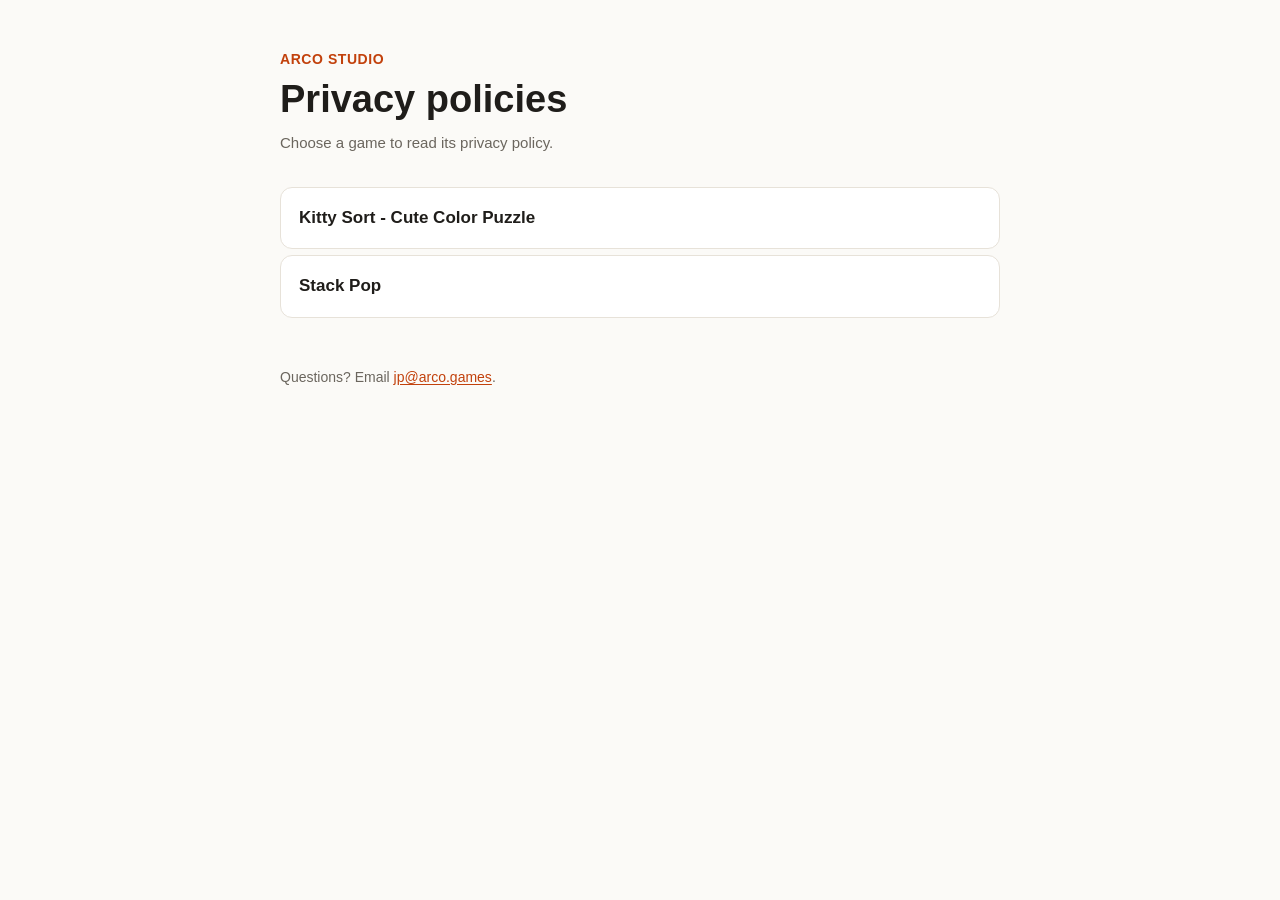
<file: index.html>
<!doctype html>
<html lang="en">
<head>
  <meta charset="utf-8">
  <meta name="viewport" content="width=device-width, initial-scale=1">
  <title>Arco Studio Privacy</title>
  <meta name="description" content="Privacy policies for Arco Studio games.">
  <meta name="color-scheme" content="light dark">
  <link rel="stylesheet" href="assets/style.css">
</head>
<body>
<main>
  <header>
    <p class="eyebrow">Arco Studio</p>
    <h1>Privacy policies</h1>
    <p class="meta">Choose a game to read its privacy policy.</p>
  </header>
  <ul class="apps">
    <li><a href="kitty-sort/">Kitty Sort - Cute Color Puzzle</a></li>
    <li><a href="stack-pop/">Stack Pop</a></li>
  </ul>
  <footer>
    <p>Questions? Email <a href="mailto:jp@arco.games">jp@arco.games</a>.</p>
  </footer>
</main>
</body>
</html>
</file>
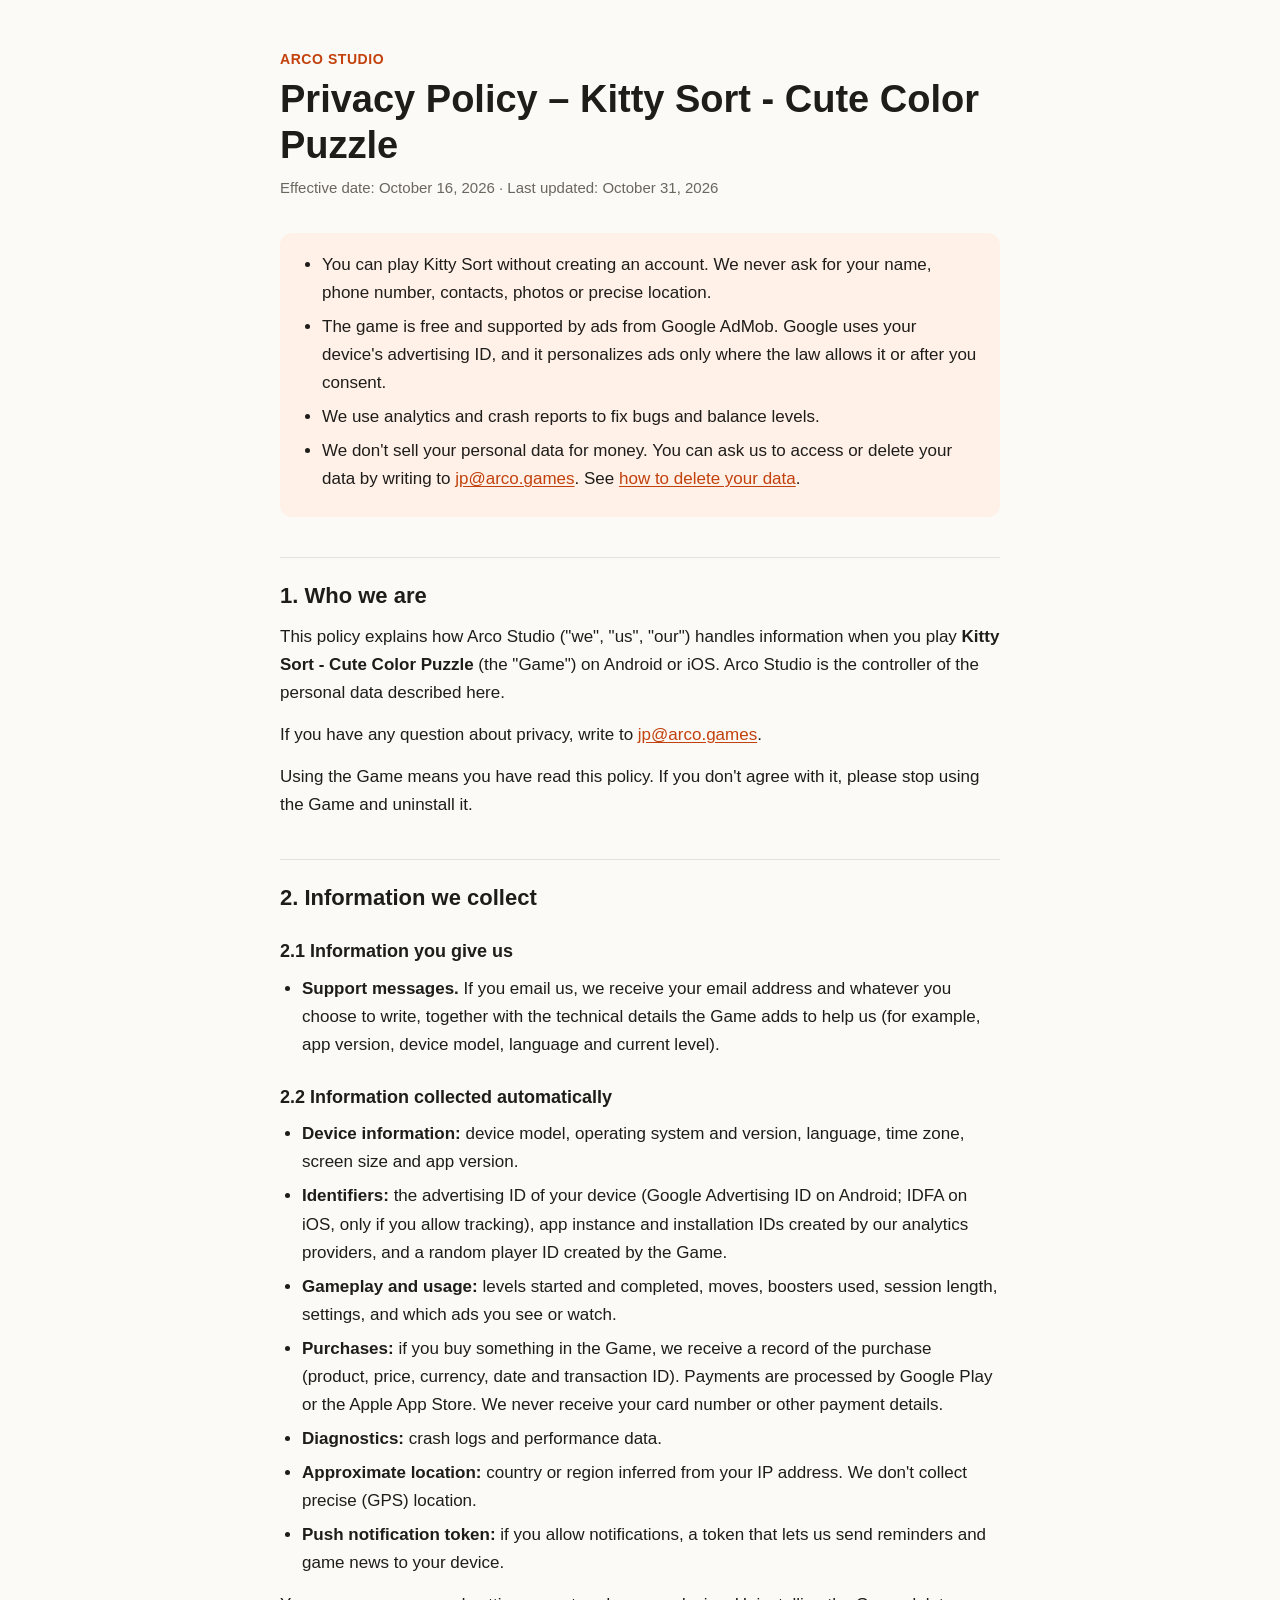
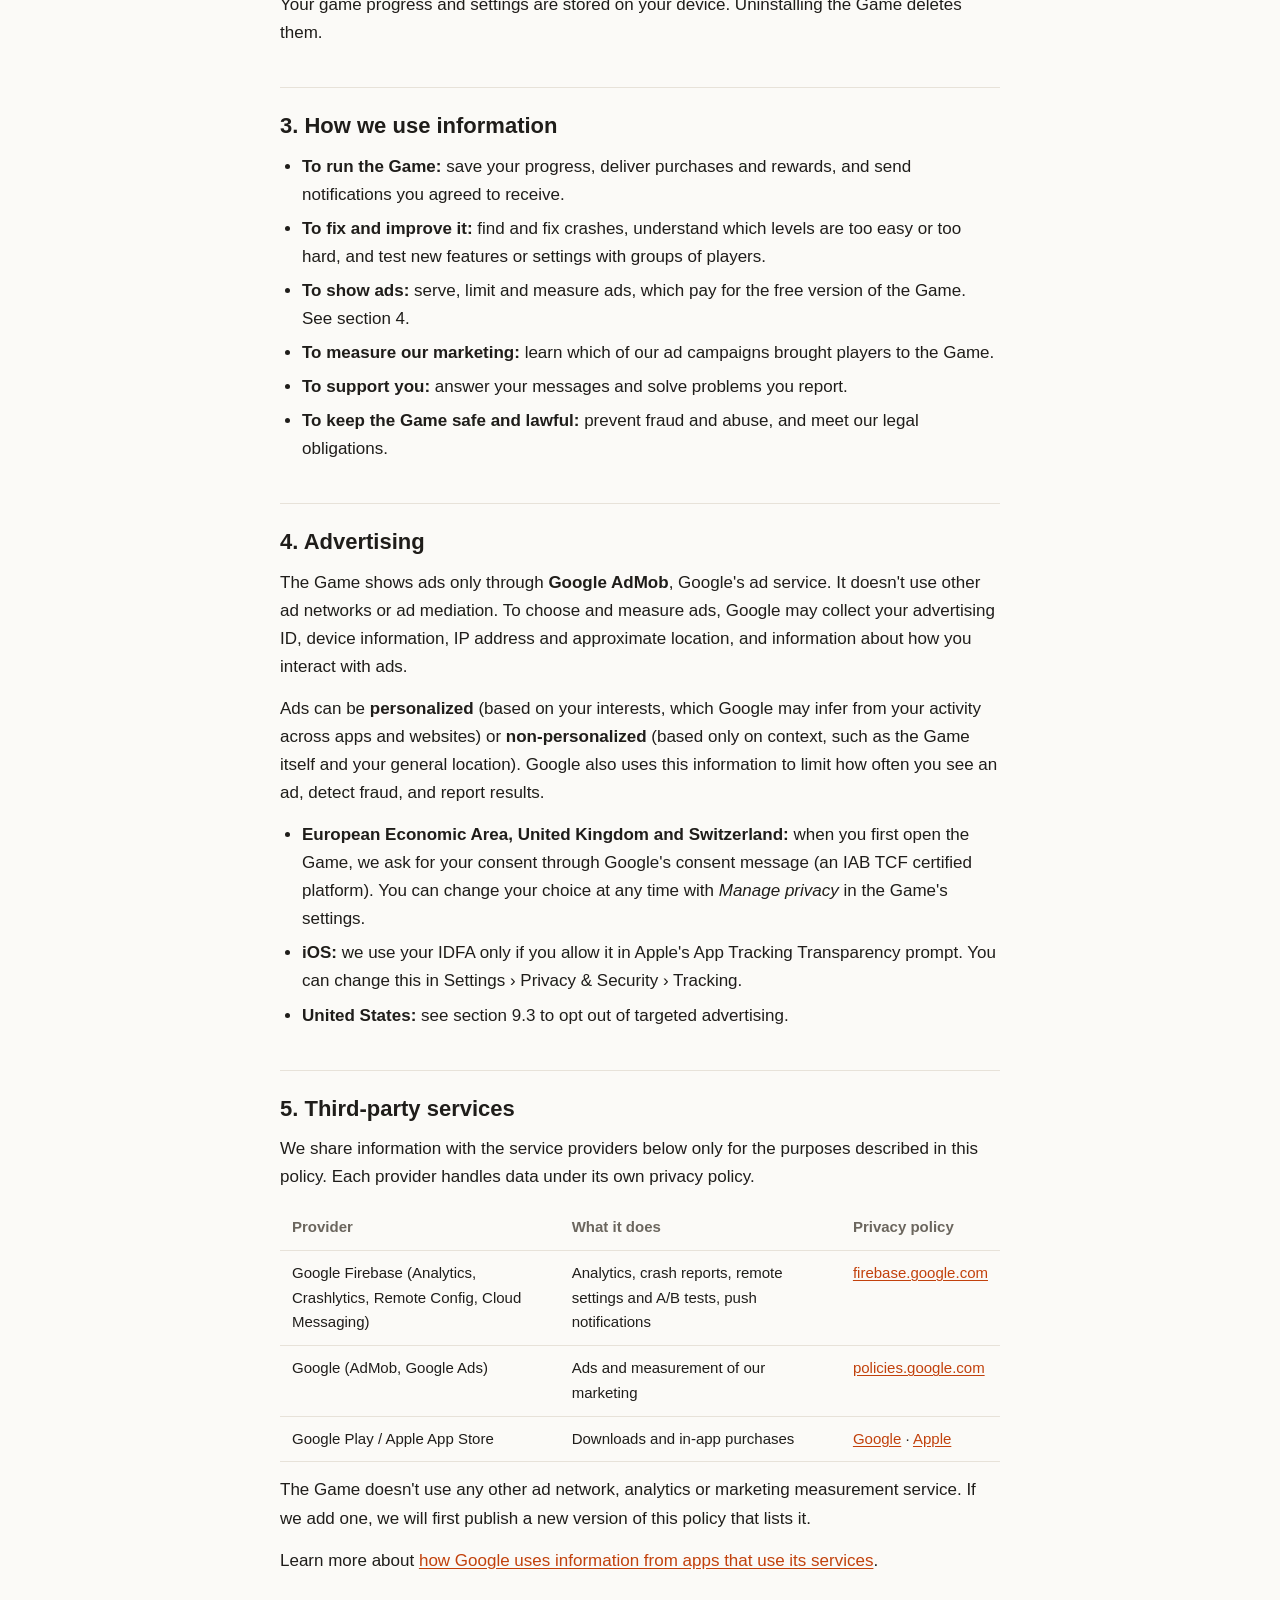
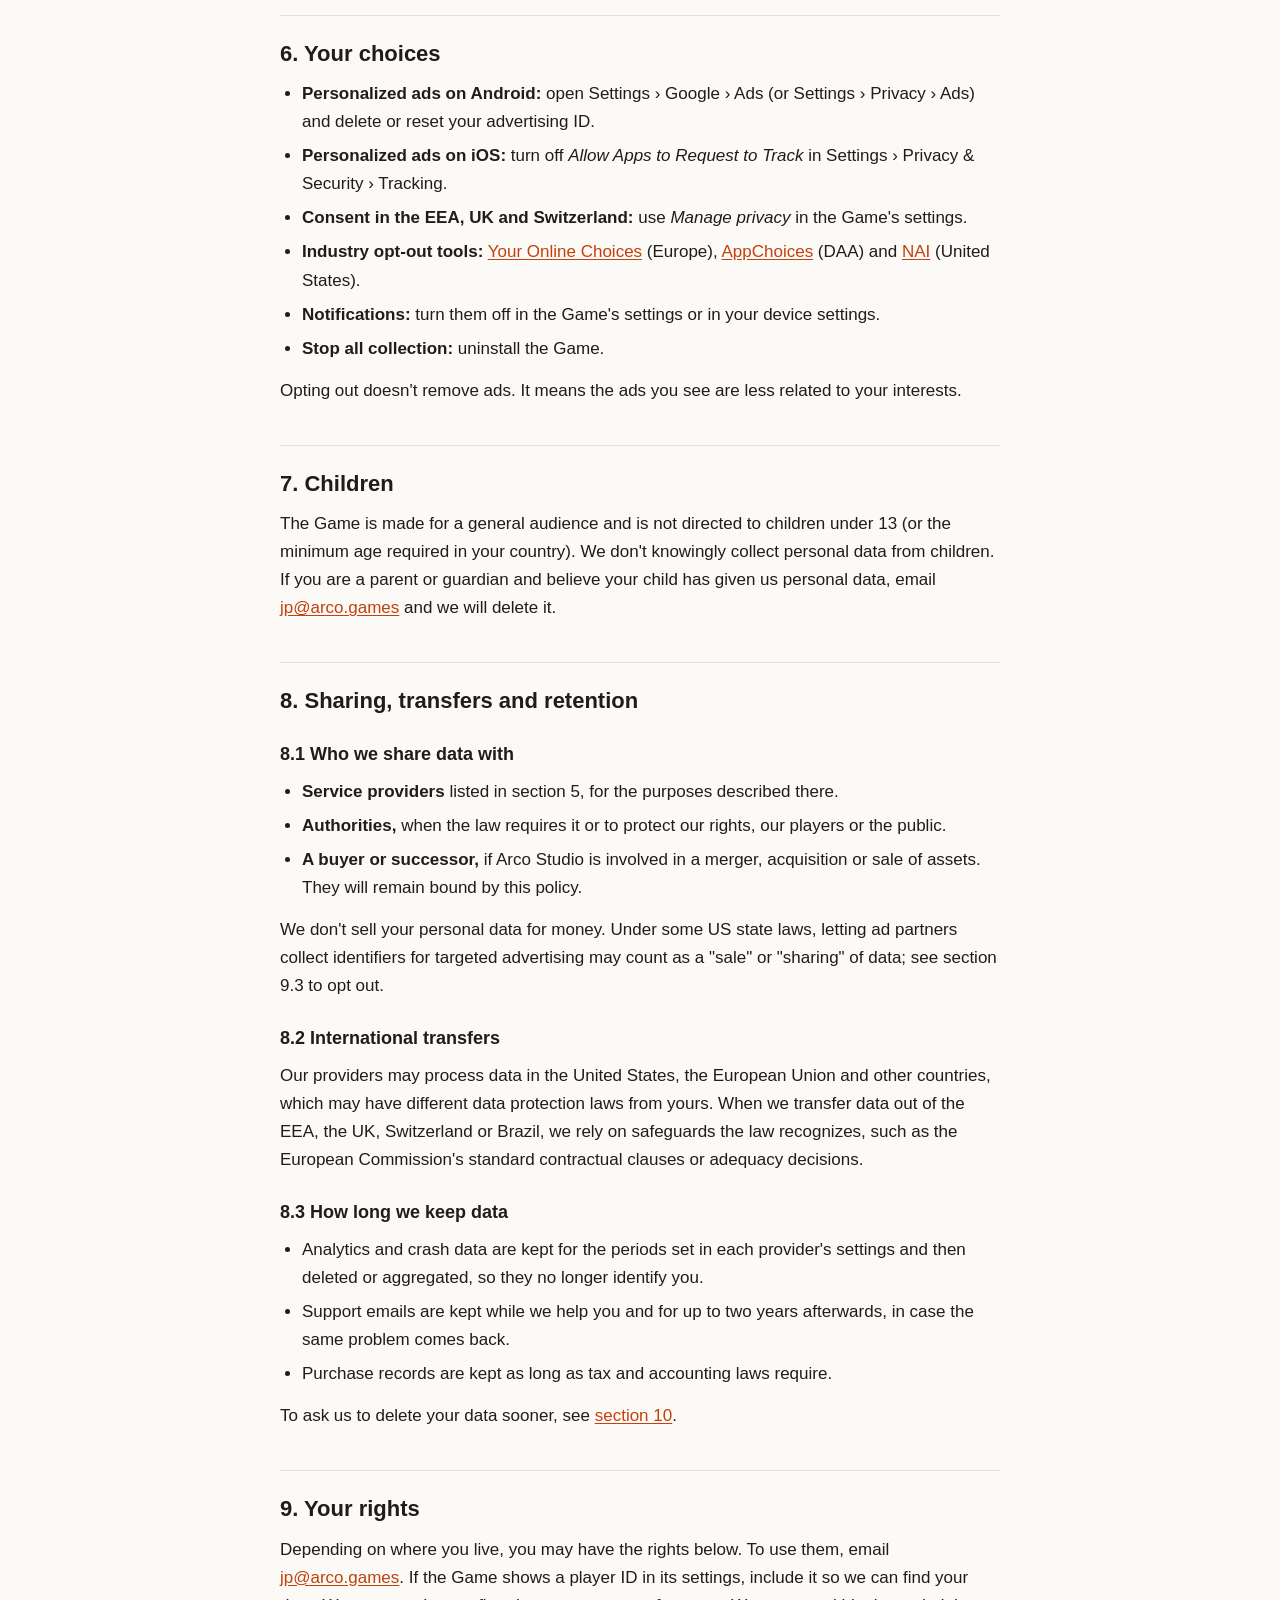
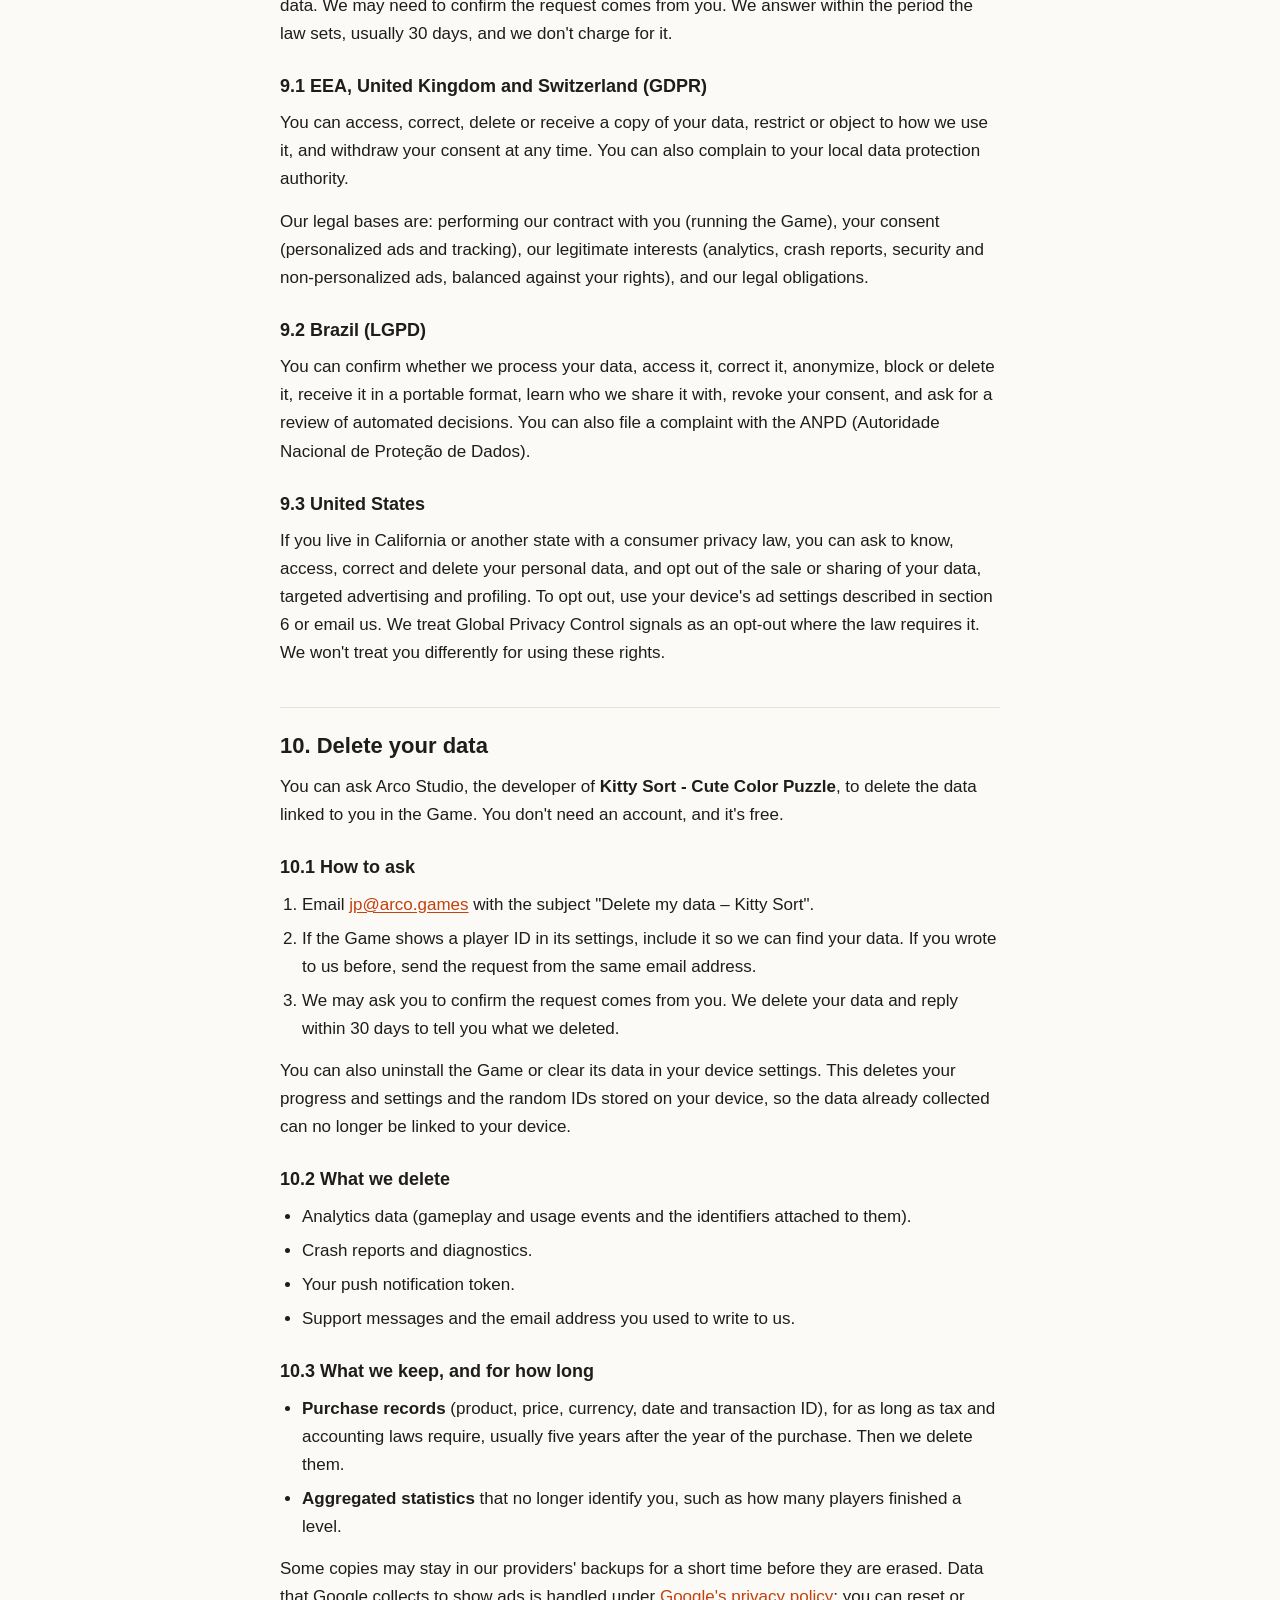
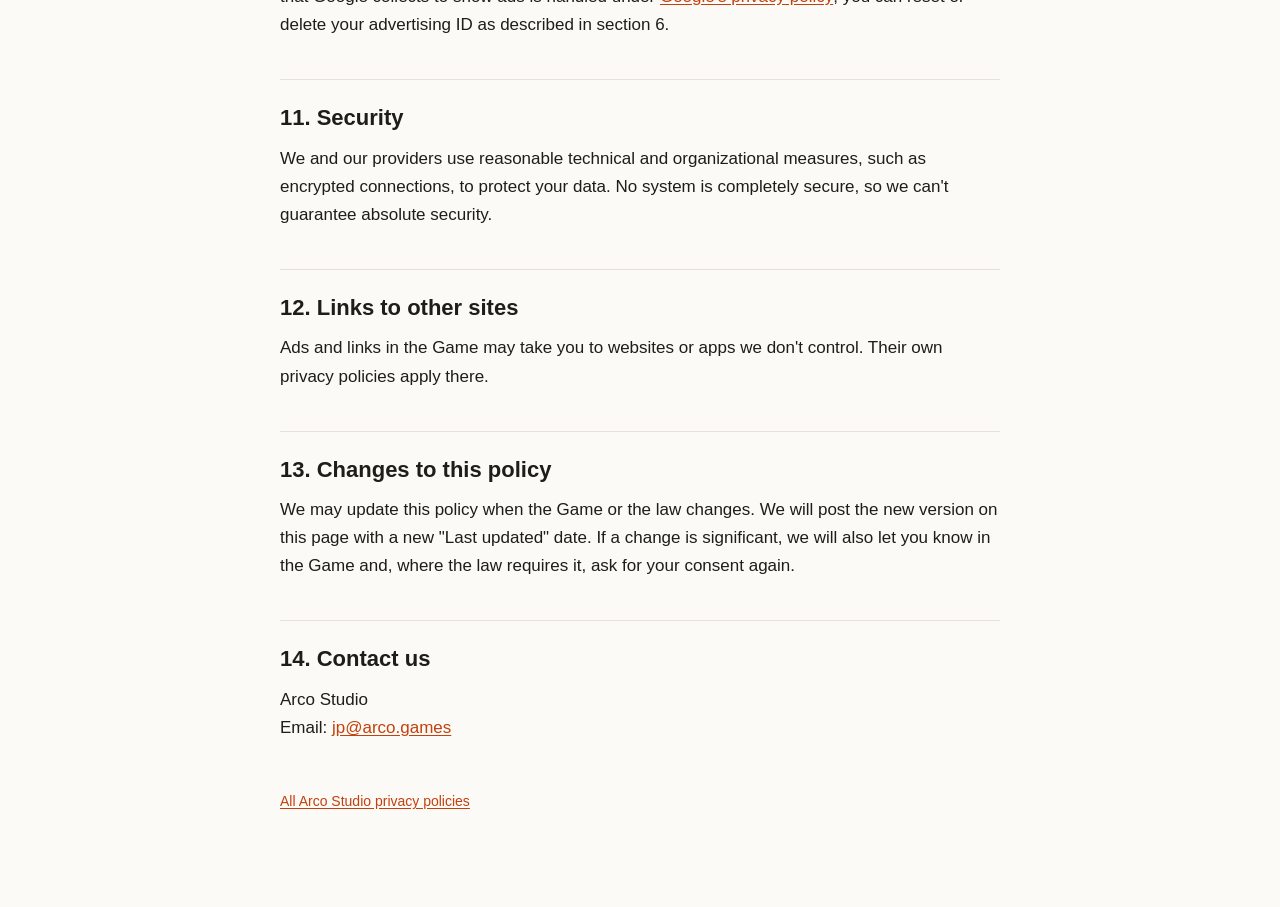
<file: kitty-sort/index.html>
<!doctype html>
<html lang="en">
<head>
  <meta charset="utf-8">
  <meta name="viewport" content="width=device-width, initial-scale=1">
  <title>Privacy Policy – Kitty Sort</title>
  <meta name="description" content="Privacy Policy for Kitty Sort - Cute Color Puzzle, a game by Arco Studio.">
  <meta name="color-scheme" content="light dark">
  <link rel="stylesheet" href="../assets/style.css">
</head>
<body>
<main>
  <header>
    <p class="eyebrow">Arco Studio</p>
    <h1>Privacy Policy – Kitty Sort - Cute Color Puzzle</h1>
    <p class="meta">Effective date: October 16, 2026 · Last updated: October 31, 2026</p>
  </header>

  <div class="summary">
    <ul>
      <li>You can play Kitty Sort without creating an account. We never ask for your name, phone number, contacts, photos or precise location.</li>
      <li>The game is free and supported by ads from Google AdMob. Google uses your device's advertising ID, and it personalizes ads only where the law allows it or after you consent.</li>
      <li>We use analytics and crash reports to fix bugs and balance levels.</li>
      <li>We don't sell your personal data for money. You can ask us to access or delete your data by writing to <a href="mailto:jp@arco.games">jp@arco.games</a>. See <a href="#delete-your-data">how to delete your data</a>.</li>
    </ul>
  </div>

  <h2>1. Who we are</h2>
  <p>This policy explains how Arco Studio ("we", "us", "our") handles information when you play <strong>Kitty Sort - Cute Color Puzzle</strong> (the "Game") on Android or iOS. Arco Studio is the controller of the personal data described here.</p>
  <p>If you have any question about privacy, write to <a href="mailto:jp@arco.games">jp@arco.games</a>.</p>
  <p>Using the Game means you have read this policy. If you don't agree with it, please stop using the Game and uninstall it.</p>

  <h2>2. Information we collect</h2>

  <h3>2.1 Information you give us</h3>
  <ul>
    <li><strong>Support messages.</strong> If you email us, we receive your email address and whatever you choose to write, together with the technical details the Game adds to help us (for example, app version, device model, language and current level).</li>
  </ul>

  <h3>2.2 Information collected automatically</h3>
  <ul>
    <li><strong>Device information:</strong> device model, operating system and version, language, time zone, screen size and app version.</li>
    <li><strong>Identifiers:</strong> the advertising ID of your device (Google Advertising ID on Android; IDFA on iOS, only if you allow tracking), app instance and installation IDs created by our analytics providers, and a random player ID created by the Game.</li>
    <li><strong>Gameplay and usage:</strong> levels started and completed, moves, boosters used, session length, settings, and which ads you see or watch.</li>
    <li><strong>Purchases:</strong> if you buy something in the Game, we receive a record of the purchase (product, price, currency, date and transaction ID). Payments are processed by Google Play or the Apple App Store. We never receive your card number or other payment details.</li>
    <li><strong>Diagnostics:</strong> crash logs and performance data.</li>
    <li><strong>Approximate location:</strong> country or region inferred from your IP address. We don't collect precise (GPS) location.</li>
    <li><strong>Push notification token:</strong> if you allow notifications, a token that lets us send reminders and game news to your device.</li>
  </ul>
  <p>Your game progress and settings are stored on your device. Uninstalling the Game deletes them.</p>

  <h2>3. How we use information</h2>
  <ul>
    <li><strong>To run the Game:</strong> save your progress, deliver purchases and rewards, and send notifications you agreed to receive.</li>
    <li><strong>To fix and improve it:</strong> find and fix crashes, understand which levels are too easy or too hard, and test new features or settings with groups of players.</li>
    <li><strong>To show ads:</strong> serve, limit and measure ads, which pay for the free version of the Game. See section 4.</li>
    <li><strong>To measure our marketing:</strong> learn which of our ad campaigns brought players to the Game.</li>
    <li><strong>To support you:</strong> answer your messages and solve problems you report.</li>
    <li><strong>To keep the Game safe and lawful:</strong> prevent fraud and abuse, and meet our legal obligations.</li>
  </ul>

  <h2>4. Advertising</h2>
  <p>The Game shows ads only through <strong>Google AdMob</strong>, Google's ad service. It doesn't use other ad networks or ad mediation. To choose and measure ads, Google may collect your advertising ID, device information, IP address and approximate location, and information about how you interact with ads.</p>
  <p>Ads can be <strong>personalized</strong> (based on your interests, which Google may infer from your activity across apps and websites) or <strong>non-personalized</strong> (based only on context, such as the Game itself and your general location). Google also uses this information to limit how often you see an ad, detect fraud, and report results.</p>
  <ul>
    <li><strong>European Economic Area, United Kingdom and Switzerland:</strong> when you first open the Game, we ask for your consent through Google's consent message (an IAB TCF certified platform). You can change your choice at any time with <em>Manage privacy</em> in the Game's settings.</li>
    <li><strong>iOS:</strong> we use your IDFA only if you allow it in Apple's App Tracking Transparency prompt. You can change this in Settings › Privacy &amp; Security › Tracking.</li>
    <li><strong>United States:</strong> see section 9.3 to opt out of targeted advertising.</li>
  </ul>

  <h2>5. Third-party services</h2>
  <p>We share information with the service providers below only for the purposes described in this policy. Each provider handles data under its own privacy policy.</p>
  <div class="table-wrap">
    <table>
      <thead>
        <tr><th>Provider</th><th>What it does</th><th>Privacy policy</th></tr>
      </thead>
      <tbody>
        <tr><td>Google Firebase (Analytics, Crashlytics, Remote Config, Cloud Messaging)</td><td>Analytics, crash reports, remote settings and A/B tests, push notifications</td><td><a href="https://firebase.google.com/support/privacy">firebase.google.com</a></td></tr>
        <tr><td>Google (AdMob, Google Ads)</td><td>Ads and measurement of our marketing</td><td><a href="https://policies.google.com/privacy">policies.google.com</a></td></tr>
        <tr><td>Google Play / Apple App Store</td><td>Downloads and in-app purchases</td><td><a href="https://policies.google.com/privacy">Google</a> · <a href="https://www.apple.com/legal/privacy/">Apple</a></td></tr>
      </tbody>
    </table>
  </div>
  <p>The Game doesn't use any other ad network, analytics or marketing measurement service. If we add one, we will first publish a new version of this policy that lists it.</p>
  <p>Learn more about <a href="https://policies.google.com/technologies/partner-sites">how Google uses information from apps that use its services</a>.</p>

  <h2>6. Your choices</h2>
  <ul>
    <li><strong>Personalized ads on Android:</strong> open Settings › Google › Ads (or Settings › Privacy › Ads) and delete or reset your advertising ID.</li>
    <li><strong>Personalized ads on iOS:</strong> turn off <em>Allow Apps to Request to Track</em> in Settings › Privacy &amp; Security › Tracking.</li>
    <li><strong>Consent in the EEA, UK and Switzerland:</strong> use <em>Manage privacy</em> in the Game's settings.</li>
    <li><strong>Industry opt-out tools:</strong> <a href="https://www.youronlinechoices.eu/">Your Online Choices</a> (Europe), <a href="https://youradchoices.com/appchoices">AppChoices</a> (DAA) and <a href="https://optout.networkadvertising.org/">NAI</a> (United States).</li>
    <li><strong>Notifications:</strong> turn them off in the Game's settings or in your device settings.</li>
    <li><strong>Stop all collection:</strong> uninstall the Game.</li>
  </ul>
  <p>Opting out doesn't remove ads. It means the ads you see are less related to your interests.</p>

  <h2>7. Children</h2>
  <p>The Game is made for a general audience and is not directed to children under 13 (or the minimum age required in your country). We don't knowingly collect personal data from children. If you are a parent or guardian and believe your child has given us personal data, email <a href="mailto:jp@arco.games">jp@arco.games</a> and we will delete it.</p>

  <h2>8. Sharing, transfers and retention</h2>
  <h3>8.1 Who we share data with</h3>
  <ul>
    <li><strong>Service providers</strong> listed in section 5, for the purposes described there.</li>
    <li><strong>Authorities,</strong> when the law requires it or to protect our rights, our players or the public.</li>
    <li><strong>A buyer or successor,</strong> if Arco Studio is involved in a merger, acquisition or sale of assets. They will remain bound by this policy.</li>
  </ul>
  <p>We don't sell your personal data for money. Under some US state laws, letting ad partners collect identifiers for targeted advertising may count as a "sale" or "sharing" of data; see section 9.3 to opt out.</p>

  <h3>8.2 International transfers</h3>
  <p>Our providers may process data in the United States, the European Union and other countries, which may have different data protection laws from yours. When we transfer data out of the EEA, the UK, Switzerland or Brazil, we rely on safeguards the law recognizes, such as the European Commission's standard contractual clauses or adequacy decisions.</p>

  <h3>8.3 How long we keep data</h3>
  <ul>
    <li>Analytics and crash data are kept for the periods set in each provider's settings and then deleted or aggregated, so they no longer identify you.</li>
    <li>Support emails are kept while we help you and for up to two years afterwards, in case the same problem comes back.</li>
    <li>Purchase records are kept as long as tax and accounting laws require.</li>
  </ul>
  <p>To ask us to delete your data sooner, see <a href="#delete-your-data">section 10</a>.</p>

  <h2>9. Your rights</h2>
  <p>Depending on where you live, you may have the rights below. To use them, email <a href="mailto:jp@arco.games">jp@arco.games</a>. If the Game shows a player ID in its settings, include it so we can find your data. We may need to confirm the request comes from you. We answer within the period the law sets, usually 30 days, and we don't charge for it.</p>

  <h3>9.1 EEA, United Kingdom and Switzerland (GDPR)</h3>
  <p>You can access, correct, delete or receive a copy of your data, restrict or object to how we use it, and withdraw your consent at any time. You can also complain to your local data protection authority.</p>
  <p>Our legal bases are: performing our contract with you (running the Game), your consent (personalized ads and tracking), our legitimate interests (analytics, crash reports, security and non-personalized ads, balanced against your rights), and our legal obligations.</p>

  <h3>9.2 Brazil (LGPD)</h3>
  <p>You can confirm whether we process your data, access it, correct it, anonymize, block or delete it, receive it in a portable format, learn who we share it with, revoke your consent, and ask for a review of automated decisions. You can also file a complaint with the ANPD (Autoridade Nacional de Proteção de Dados).</p>

  <h3>9.3 United States</h3>
  <p>If you live in California or another state with a consumer privacy law, you can ask to know, access, correct and delete your personal data, and opt out of the sale or sharing of your data, targeted advertising and profiling. To opt out, use your device's ad settings described in section 6 or email us. We treat Global Privacy Control signals as an opt-out where the law requires it. We won't treat you differently for using these rights.</p>

  <h2 id="delete-your-data">10. Delete your data</h2>
  <p>You can ask Arco Studio, the developer of <strong>Kitty Sort - Cute Color Puzzle</strong>, to delete the data linked to you in the Game. You don't need an account, and it's free.</p>

  <h3>10.1 How to ask</h3>
  <ol>
    <li>Email <a href="mailto:jp@arco.games?subject=Delete%20my%20data%20-%20Kitty%20Sort">jp@arco.games</a> with the subject "Delete my data – Kitty Sort".</li>
    <li>If the Game shows a player ID in its settings, include it so we can find your data. If you wrote to us before, send the request from the same email address.</li>
    <li>We may ask you to confirm the request comes from you. We delete your data and reply within 30 days to tell you what we deleted.</li>
  </ol>
  <p>You can also uninstall the Game or clear its data in your device settings. This deletes your progress and settings and the random IDs stored on your device, so the data already collected can no longer be linked to your device.</p>

  <h3>10.2 What we delete</h3>
  <ul>
    <li>Analytics data (gameplay and usage events and the identifiers attached to them).</li>
    <li>Crash reports and diagnostics.</li>
    <li>Your push notification token.</li>
    <li>Support messages and the email address you used to write to us.</li>
  </ul>

  <h3>10.3 What we keep, and for how long</h3>
  <ul>
    <li><strong>Purchase records</strong> (product, price, currency, date and transaction ID), for as long as tax and accounting laws require, usually five years after the year of the purchase. Then we delete them.</li>
    <li><strong>Aggregated statistics</strong> that no longer identify you, such as how many players finished a level.</li>
  </ul>
  <p>Some copies may stay in our providers' backups for a short time before they are erased. Data that Google collects to show ads is handled under <a href="https://policies.google.com/privacy">Google's privacy policy</a>; you can reset or delete your advertising ID as described in section 6.</p>

  <h2>11. Security</h2>
  <p>We and our providers use reasonable technical and organizational measures, such as encrypted connections, to protect your data. No system is completely secure, so we can't guarantee absolute security.</p>

  <h2>12. Links to other sites</h2>
  <p>Ads and links in the Game may take you to websites or apps we don't control. Their own privacy policies apply there.</p>

  <h2>13. Changes to this policy</h2>
  <p>We may update this policy when the Game or the law changes. We will post the new version on this page with a new "Last updated" date. If a change is significant, we will also let you know in the Game and, where the law requires it, ask for your consent again.</p>

  <h2>14. Contact us</h2>
  <p>Arco Studio<br>Email: <a href="mailto:jp@arco.games">jp@arco.games</a></p>

  <footer>
    <p><a href="../">All Arco Studio privacy policies</a></p>
  </footer>
</main>
</body>
</html>
</file>
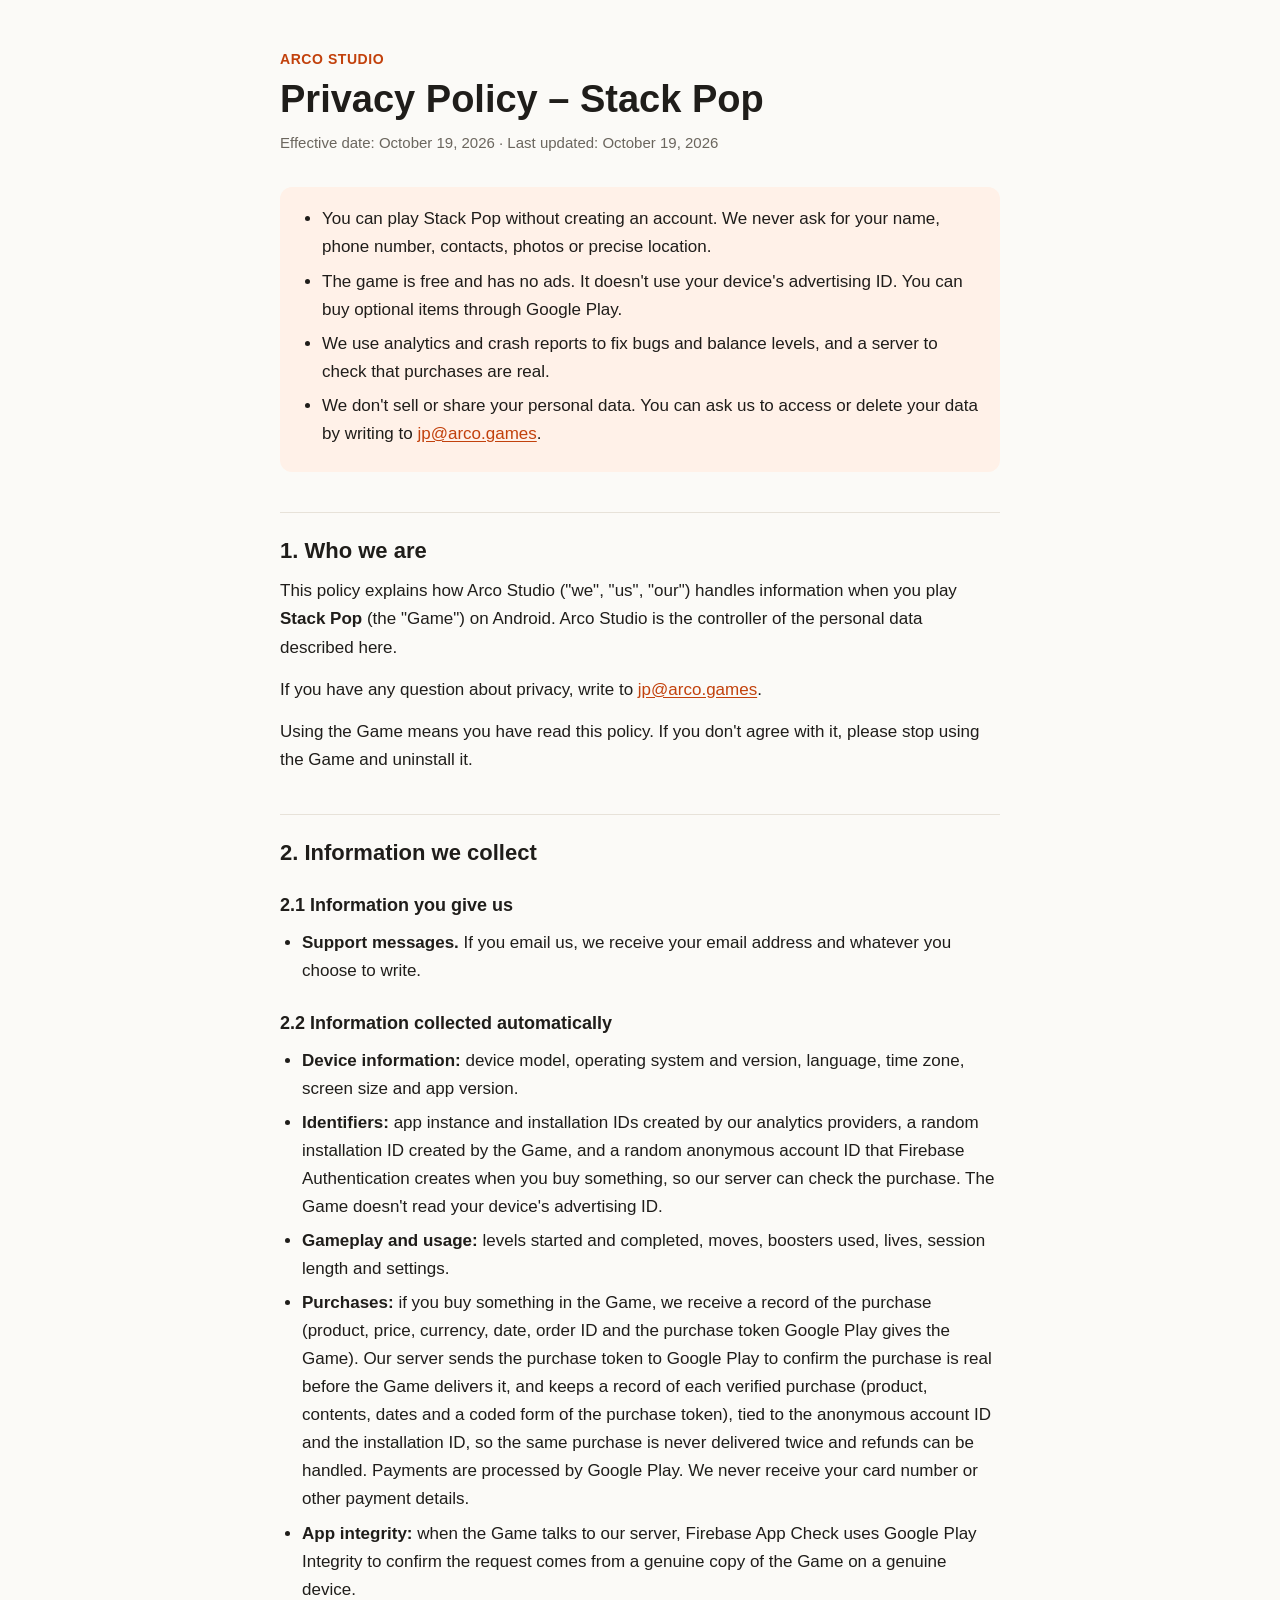
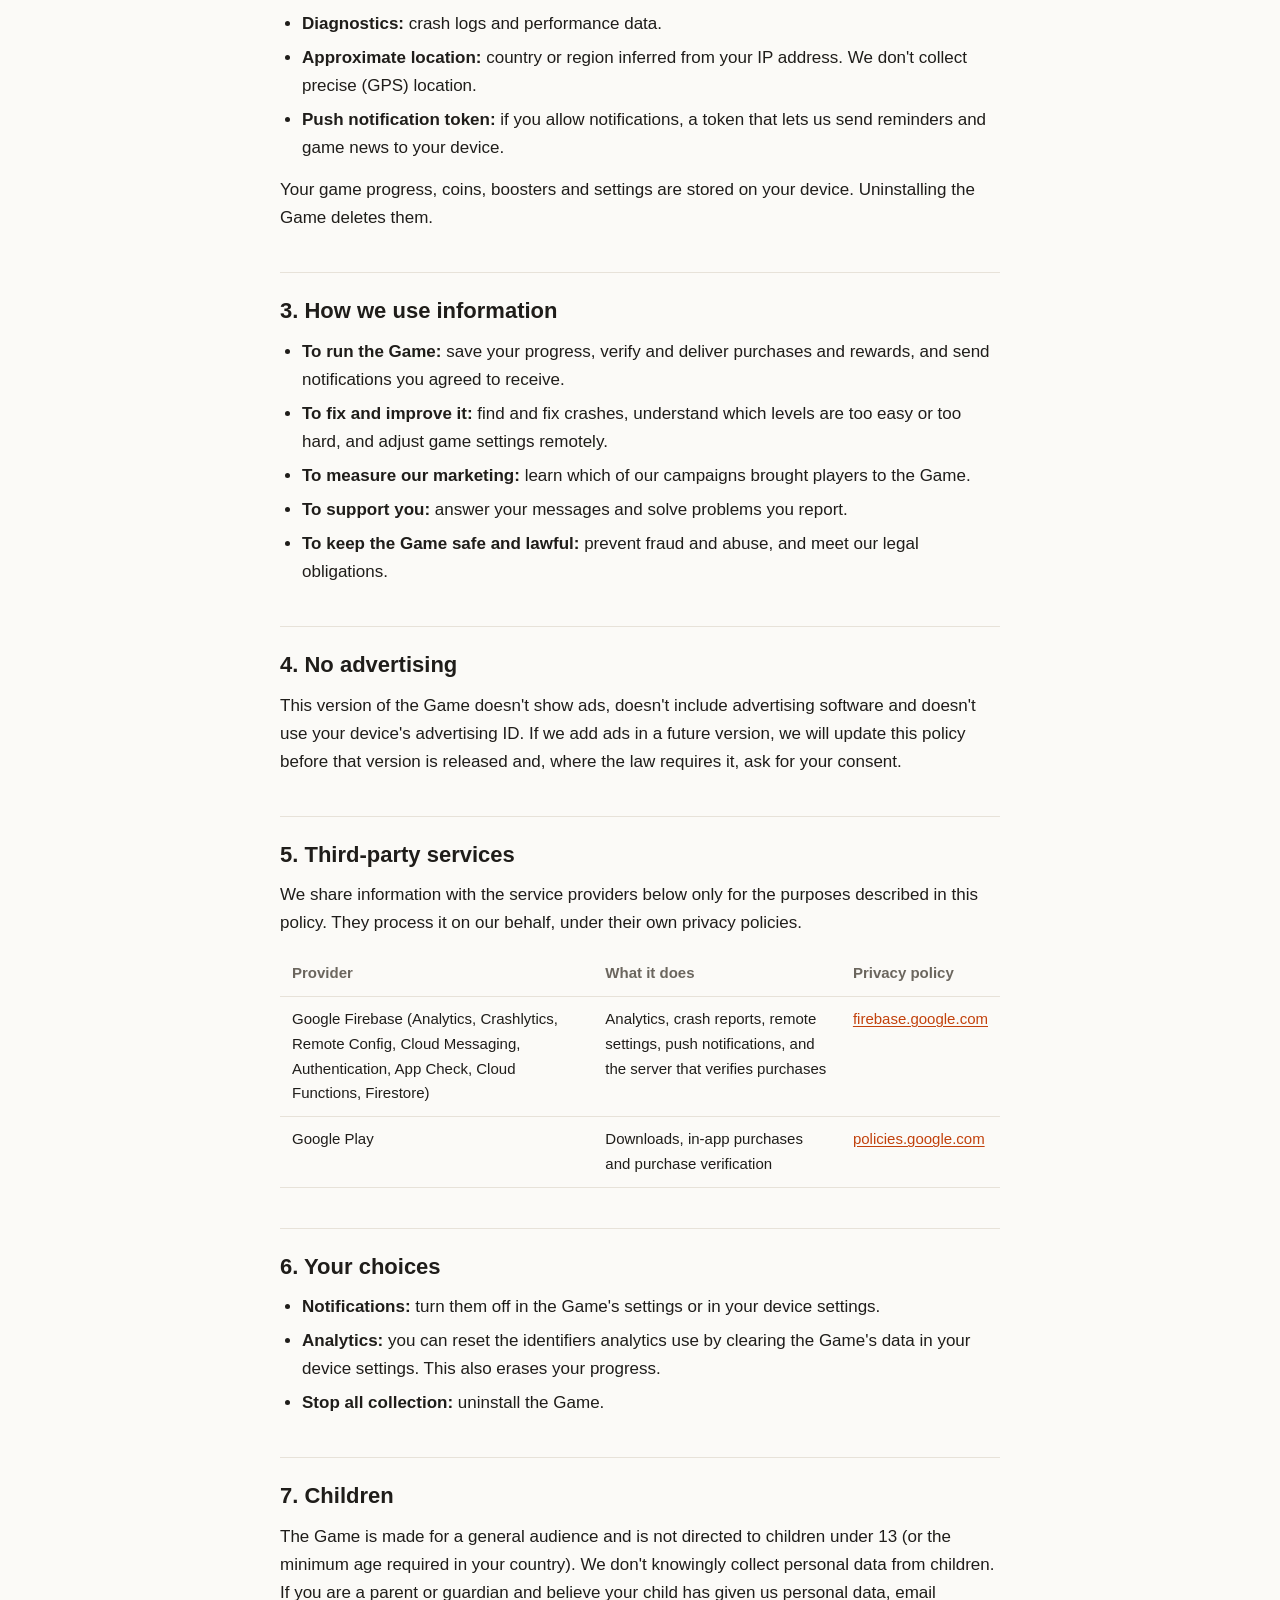
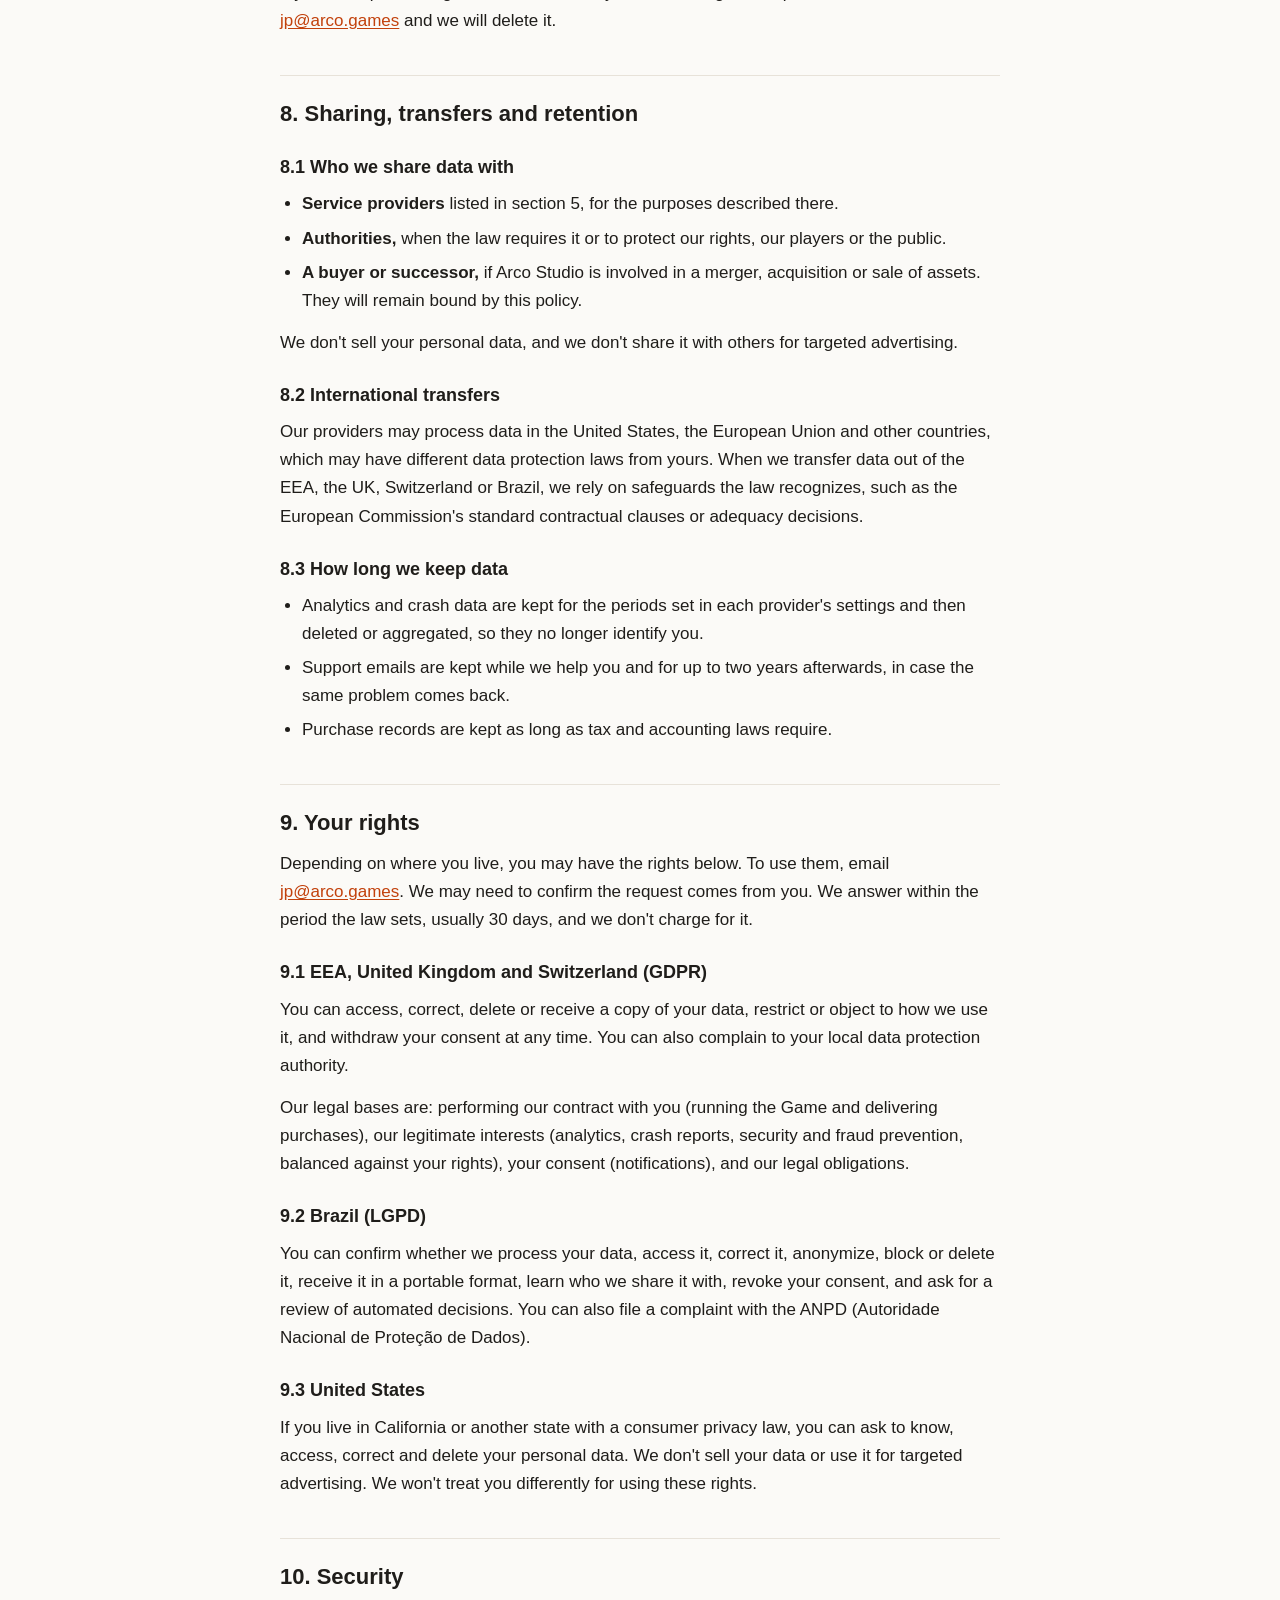
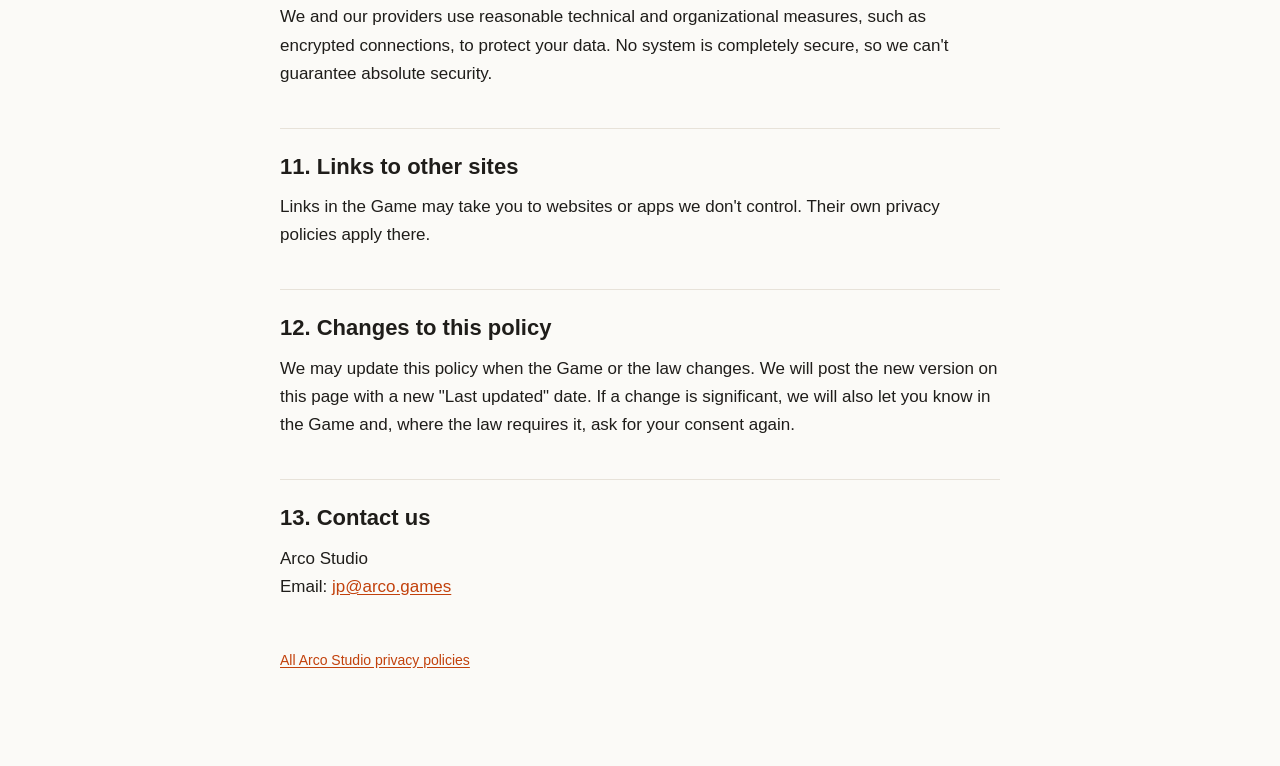
<file: stack-pop/index.html>
<!doctype html>
<html lang="en">
<head>
  <meta charset="utf-8">
  <meta name="viewport" content="width=device-width, initial-scale=1">
  <title>Privacy Policy – Stack Pop</title>
  <meta name="description" content="Privacy Policy for Stack Pop, a game by Arco Studio.">
  <meta name="color-scheme" content="light dark">
  <link rel="stylesheet" href="../assets/style.css">
</head>
<body>
<main>
  <header>
    <p class="eyebrow">Arco Studio</p>
    <h1>Privacy Policy – Stack Pop</h1>
    <p class="meta">Effective date: October 19, 2026 · Last updated: October 19, 2026</p>
  </header>

  <div class="summary">
    <ul>
      <li>You can play Stack Pop without creating an account. We never ask for your name, phone number, contacts, photos or precise location.</li>
      <li>The game is free and has no ads. It doesn't use your device's advertising ID. You can buy optional items through Google Play.</li>
      <li>We use analytics and crash reports to fix bugs and balance levels, and a server to check that purchases are real.</li>
      <li>We don't sell or share your personal data. You can ask us to access or delete your data by writing to <a href="mailto:jp@arco.games">jp@arco.games</a>.</li>
    </ul>
  </div>

  <h2>1. Who we are</h2>
  <p>This policy explains how Arco Studio ("we", "us", "our") handles information when you play <strong>Stack Pop</strong> (the "Game") on Android. Arco Studio is the controller of the personal data described here.</p>
  <p>If you have any question about privacy, write to <a href="mailto:jp@arco.games">jp@arco.games</a>.</p>
  <p>Using the Game means you have read this policy. If you don't agree with it, please stop using the Game and uninstall it.</p>

  <h2>2. Information we collect</h2>

  <h3>2.1 Information you give us</h3>
  <ul>
    <li><strong>Support messages.</strong> If you email us, we receive your email address and whatever you choose to write.</li>
  </ul>

  <h3>2.2 Information collected automatically</h3>
  <ul>
    <li><strong>Device information:</strong> device model, operating system and version, language, time zone, screen size and app version.</li>
    <li><strong>Identifiers:</strong> app instance and installation IDs created by our analytics providers, a random installation ID created by the Game, and a random anonymous account ID that Firebase Authentication creates when you buy something, so our server can check the purchase. The Game doesn't read your device's advertising ID.</li>
    <li><strong>Gameplay and usage:</strong> levels started and completed, moves, boosters used, lives, session length and settings.</li>
    <li><strong>Purchases:</strong> if you buy something in the Game, we receive a record of the purchase (product, price, currency, date, order ID and the purchase token Google Play gives the Game). Our server sends the purchase token to Google Play to confirm the purchase is real before the Game delivers it, and keeps a record of each verified purchase (product, contents, dates and a coded form of the purchase token), tied to the anonymous account ID and the installation ID, so the same purchase is never delivered twice and refunds can be handled. Payments are processed by Google Play. We never receive your card number or other payment details.</li>
    <li><strong>App integrity:</strong> when the Game talks to our server, Firebase App Check uses Google Play Integrity to confirm the request comes from a genuine copy of the Game on a genuine device.</li>
    <li><strong>Diagnostics:</strong> crash logs and performance data.</li>
    <li><strong>Approximate location:</strong> country or region inferred from your IP address. We don't collect precise (GPS) location.</li>
    <li><strong>Push notification token:</strong> if you allow notifications, a token that lets us send reminders and game news to your device.</li>
  </ul>
  <p>Your game progress, coins, boosters and settings are stored on your device. Uninstalling the Game deletes them.</p>

  <h2>3. How we use information</h2>
  <ul>
    <li><strong>To run the Game:</strong> save your progress, verify and deliver purchases and rewards, and send notifications you agreed to receive.</li>
    <li><strong>To fix and improve it:</strong> find and fix crashes, understand which levels are too easy or too hard, and adjust game settings remotely.</li>
    <li><strong>To measure our marketing:</strong> learn which of our campaigns brought players to the Game.</li>
    <li><strong>To support you:</strong> answer your messages and solve problems you report.</li>
    <li><strong>To keep the Game safe and lawful:</strong> prevent fraud and abuse, and meet our legal obligations.</li>
  </ul>

  <h2>4. No advertising</h2>
  <p>This version of the Game doesn't show ads, doesn't include advertising software and doesn't use your device's advertising ID. If we add ads in a future version, we will update this policy before that version is released and, where the law requires it, ask for your consent.</p>

  <h2>5. Third-party services</h2>
  <p>We share information with the service providers below only for the purposes described in this policy. They process it on our behalf, under their own privacy policies.</p>
  <div class="table-wrap">
    <table>
      <thead>
        <tr><th>Provider</th><th>What it does</th><th>Privacy policy</th></tr>
      </thead>
      <tbody>
        <tr><td>Google Firebase (Analytics, Crashlytics, Remote Config, Cloud Messaging, Authentication, App Check, Cloud Functions, Firestore)</td><td>Analytics, crash reports, remote settings, push notifications, and the server that verifies purchases</td><td><a href="https://firebase.google.com/support/privacy">firebase.google.com</a></td></tr>
        <tr><td>Google Play</td><td>Downloads, in-app purchases and purchase verification</td><td><a href="https://policies.google.com/privacy">policies.google.com</a></td></tr>
      </tbody>
    </table>
  </div>

  <h2>6. Your choices</h2>
  <ul>
    <li><strong>Notifications:</strong> turn them off in the Game's settings or in your device settings.</li>
    <li><strong>Analytics:</strong> you can reset the identifiers analytics use by clearing the Game's data in your device settings. This also erases your progress.</li>
    <li><strong>Stop all collection:</strong> uninstall the Game.</li>
  </ul>

  <h2>7. Children</h2>
  <p>The Game is made for a general audience and is not directed to children under 13 (or the minimum age required in your country). We don't knowingly collect personal data from children. If you are a parent or guardian and believe your child has given us personal data, email <a href="mailto:jp@arco.games">jp@arco.games</a> and we will delete it.</p>

  <h2>8. Sharing, transfers and retention</h2>
  <h3>8.1 Who we share data with</h3>
  <ul>
    <li><strong>Service providers</strong> listed in section 5, for the purposes described there.</li>
    <li><strong>Authorities,</strong> when the law requires it or to protect our rights, our players or the public.</li>
    <li><strong>A buyer or successor,</strong> if Arco Studio is involved in a merger, acquisition or sale of assets. They will remain bound by this policy.</li>
  </ul>
  <p>We don't sell your personal data, and we don't share it with others for targeted advertising.</p>

  <h3>8.2 International transfers</h3>
  <p>Our providers may process data in the United States, the European Union and other countries, which may have different data protection laws from yours. When we transfer data out of the EEA, the UK, Switzerland or Brazil, we rely on safeguards the law recognizes, such as the European Commission's standard contractual clauses or adequacy decisions.</p>

  <h3>8.3 How long we keep data</h3>
  <ul>
    <li>Analytics and crash data are kept for the periods set in each provider's settings and then deleted or aggregated, so they no longer identify you.</li>
    <li>Support emails are kept while we help you and for up to two years afterwards, in case the same problem comes back.</li>
    <li>Purchase records are kept as long as tax and accounting laws require.</li>
  </ul>

  <h2>9. Your rights</h2>
  <p>Depending on where you live, you may have the rights below. To use them, email <a href="mailto:jp@arco.games">jp@arco.games</a>. We may need to confirm the request comes from you. We answer within the period the law sets, usually 30 days, and we don't charge for it.</p>

  <h3>9.1 EEA, United Kingdom and Switzerland (GDPR)</h3>
  <p>You can access, correct, delete or receive a copy of your data, restrict or object to how we use it, and withdraw your consent at any time. You can also complain to your local data protection authority.</p>
  <p>Our legal bases are: performing our contract with you (running the Game and delivering purchases), our legitimate interests (analytics, crash reports, security and fraud prevention, balanced against your rights), your consent (notifications), and our legal obligations.</p>

  <h3>9.2 Brazil (LGPD)</h3>
  <p>You can confirm whether we process your data, access it, correct it, anonymize, block or delete it, receive it in a portable format, learn who we share it with, revoke your consent, and ask for a review of automated decisions. You can also file a complaint with the ANPD (Autoridade Nacional de Proteção de Dados).</p>

  <h3>9.3 United States</h3>
  <p>If you live in California or another state with a consumer privacy law, you can ask to know, access, correct and delete your personal data. We don't sell your data or use it for targeted advertising. We won't treat you differently for using these rights.</p>

  <h2>10. Security</h2>
  <p>We and our providers use reasonable technical and organizational measures, such as encrypted connections, to protect your data. No system is completely secure, so we can't guarantee absolute security.</p>

  <h2>11. Links to other sites</h2>
  <p>Links in the Game may take you to websites or apps we don't control. Their own privacy policies apply there.</p>

  <h2>12. Changes to this policy</h2>
  <p>We may update this policy when the Game or the law changes. We will post the new version on this page with a new "Last updated" date. If a change is significant, we will also let you know in the Game and, where the law requires it, ask for your consent again.</p>

  <h2>13. Contact us</h2>
  <p>Arco Studio<br>Email: <a href="mailto:jp@arco.games">jp@arco.games</a></p>

  <footer>
    <p><a href="../">All Arco Studio privacy policies</a></p>
  </footer>
</main>
</body>
</html>
</file>
<file: assets/style.css>
:root {
  --bg: #fbfaf7;
  --surface: #ffffff;
  --text: #1f1d1a;
  --muted: #6b665e;
  --line: #e7e2d9;
  --accent: #c2410c;
  --accent-soft: #fff1e8;
}

@media (prefers-color-scheme: dark) {
  :root {
    --bg: #161412;
    --surface: #1f1c19;
    --text: #ece8e2;
    --muted: #a39d93;
    --line: #34302b;
    --accent: #fb923c;
    --accent-soft: #2a1d14;
  }
}

* { box-sizing: border-box; }

html { -webkit-text-size-adjust: 100%; }

body {
  margin: 0;
  background: var(--bg);
  color: var(--text);
  font: 17px/1.65 -apple-system, BlinkMacSystemFont, "Segoe UI", Roboto, "Helvetica Neue", Arial, sans-serif;
}

main {
  max-width: 760px;
  margin: 0 auto;
  padding: 48px 20px 80px;
}

header { margin-bottom: 32px; }

.eyebrow {
  margin: 0 0 6px;
  color: var(--accent);
  font-size: 14px;
  font-weight: 600;
  letter-spacing: .04em;
  text-transform: uppercase;
}

h1 {
  margin: 0 0 8px;
  font-size: clamp(28px, 6vw, 38px);
  line-height: 1.2;
}

.meta { margin: 0; color: var(--muted); font-size: 15px; }

h2 {
  margin: 40px 0 12px;
  padding-top: 24px;
  border-top: 1px solid var(--line);
  font-size: 22px;
  line-height: 1.3;
}

h3 { margin: 24px 0 8px; font-size: 18px; }

p, ul, ol { margin: 0 0 14px; }

ul, ol { padding-left: 22px; }

li { margin-bottom: 6px; }

a { color: var(--accent); text-underline-offset: 2px; }

.summary {
  margin: 0 0 8px;
  padding: 18px 20px;
  border-radius: 12px;
  background: var(--accent-soft);
}

.summary ul { margin: 0; }

.table-wrap { overflow-x: auto; margin: 0 0 14px; }

table {
  width: 100%;
  border-collapse: collapse;
  font-size: 15px;
}

th, td {
  padding: 10px 12px;
  border-bottom: 1px solid var(--line);
  text-align: left;
  vertical-align: top;
}

th { color: var(--muted); font-weight: 600; }

.apps { list-style: none; padding: 0; }

.apps a {
  display: block;
  padding: 16px 18px;
  border: 1px solid var(--line);
  border-radius: 12px;
  background: var(--surface);
  color: var(--text);
  font-weight: 600;
  text-decoration: none;
}

.apps a:hover { border-color: var(--accent); }

footer {
  margin-top: 48px;
  color: var(--muted);
  font-size: 14px;
}
</file>
